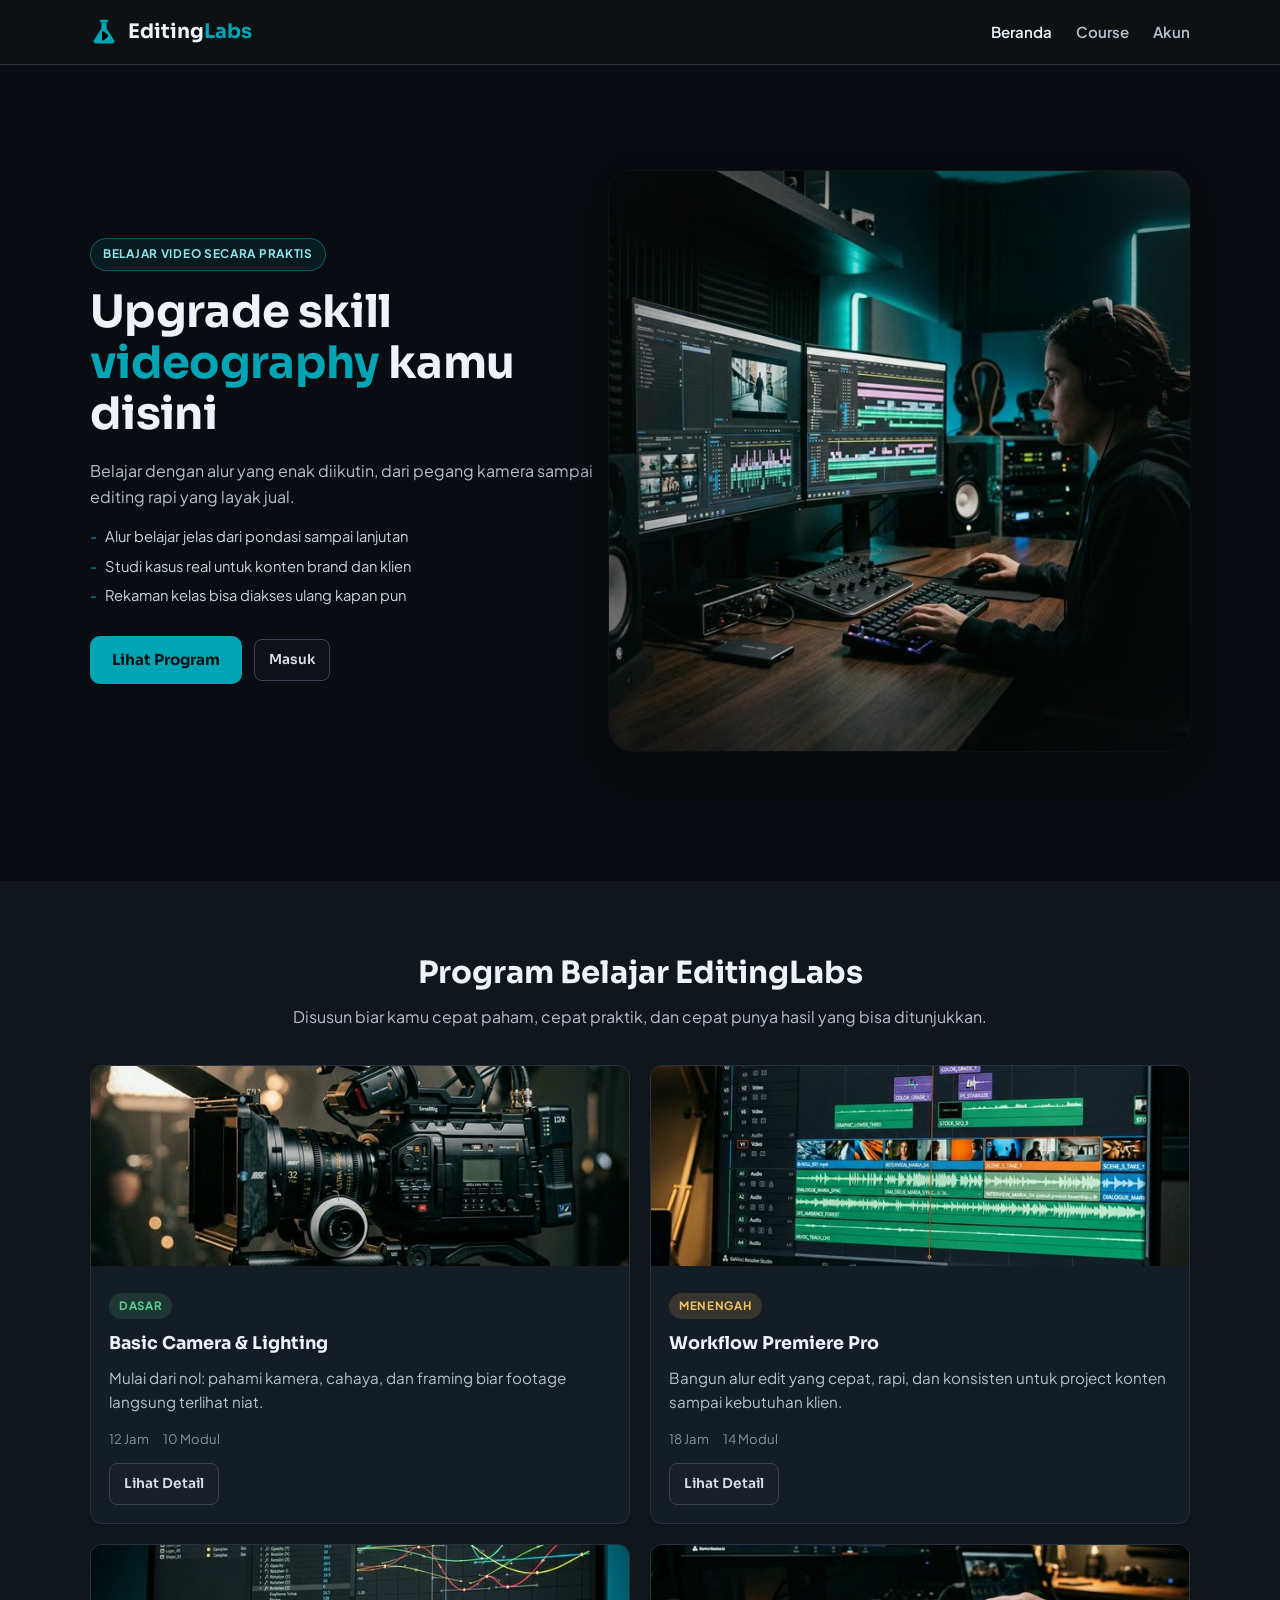
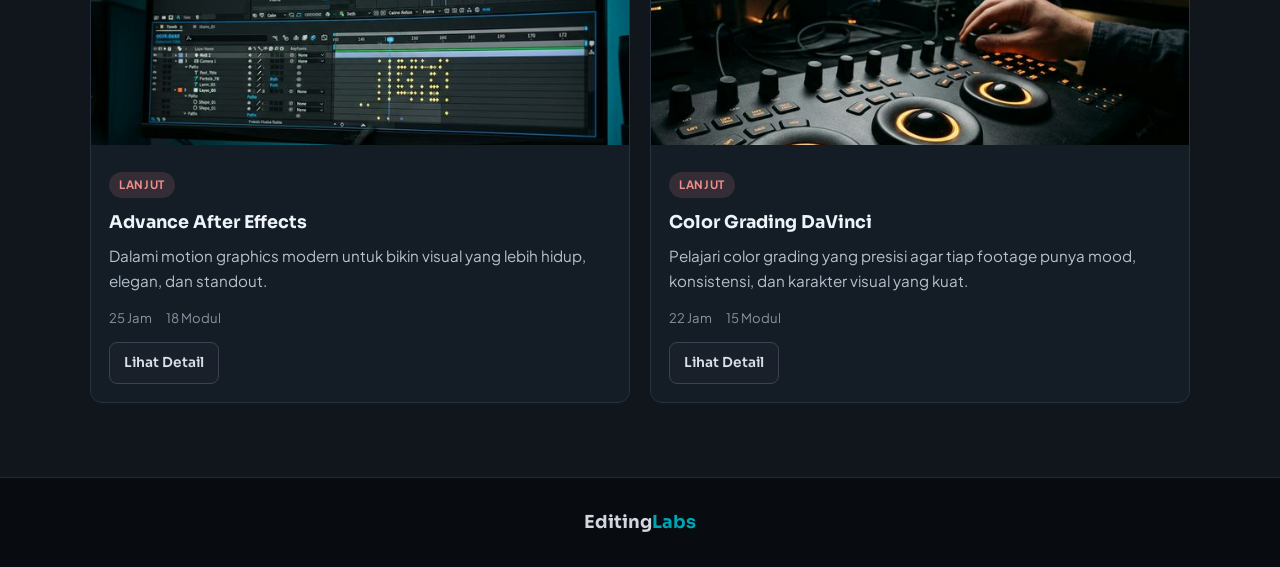
<file: index.html>
<!DOCTYPE html>
<html lang="id">
<head>
    <meta charset="UTF-8">
    <meta name="viewport" content="width=device-width, initial-scale=1.0">
    <title>EditingLabs - Belajar Videografi yang Siap Pakai</title>
    <meta name="description" content="Program belajar videografi dan editing yang praktis, runtut, dan relevan untuk kreator pemula sampai level lanjut.">
    <meta property="og:type" content="website">
    <meta property="og:title" content="EditingLabs - Belajar Videografi yang Siap Pakai">
    <meta property="og:description" content="Program belajar videografi dan editing yang praktis, runtut, dan relevan untuk kreator pemula sampai level lanjut.">
    <meta property="og:image" content="https://editinglabs.id/assets/img/hero-edit.png">
    <meta property="og:url" content="https://editinglabs.id/index.html">
    <meta name="twitter:card" content="summary_large_image">
    <meta name="twitter:title" content="EditingLabs - Belajar Videografi yang Siap Pakai">
    <meta name="twitter:description" content="Program belajar videografi dan editing yang praktis, runtut, dan relevan untuk kreator pemula sampai level lanjut.">
    <meta name="twitter:image" content="https://editinglabs.id/assets/img/hero-edit.png">
    <link rel="preconnect" href="https://fonts.googleapis.com">
    <link rel="preconnect" href="https://fonts.gstatic.com" crossorigin>
    <link href="https://fonts.googleapis.com/css2?family=Plus+Jakarta+Sans:wght@400;500;600;700&family=Sora:wght@600;700;800&display=swap" rel="stylesheet">
    <link rel="stylesheet" href="style.css">
</head>
<body>

    <header class="navbar">
        <div class="container nav-content">
            <a href="#" class="logo">
                <svg class="nav-logo-icon" width="28" height="28" viewBox="0 0 32 32" fill="none" xmlns="http://www.w3.org/2000/svg">
                    <!-- Erlenmeyer Flask Lip -->
                    <rect x="11" y="2" width="10" height="3" rx="1.5" fill="#00A5B5"/>
                    <!-- Flask Body -->
                    <path d="M13 5 H19 V12 L28 26 A3 3 0 0 1 25 29 H7 A3 3 0 0 1 4 26 L13 12 V5 Z" fill="#00A5B5"/>
                    <!-- Play Button Cutout (Rounded) -->
                    <path d="M15 16.5 L19.5 20.5 L15 24.5 Z" fill="#000000" stroke="#000000" stroke-width="2.5" stroke-linejoin="round" />
                </svg>
                <div>Editing<span>Labs</span></div>
            </a>
            <nav>
                <ul class="nav-links">
                    <li><a href="#beranda">Beranda</a></li>
                    <li><a href="#kelas">Course</a></li>
                    <li><a href="auth.html">Akun</a></li>
                </ul>
            </nav>
        </div>
    </header>

    <main>
        <section id="beranda" class="hero">
            <div class="container hero-inner">
                <div class="hero-text">
                    <p class="hero-tag">Belajar Video Secara Praktis</p>
                    <h1>Upgrade skill <span class="accent">videography</span> kamu disini</h1>
                    <p class="hero-desc">Belajar dengan alur yang enak diikutin, dari pegang kamera sampai editing rapi yang layak jual.</p>
                    <ul class="hero-proof">
                        <li>Alur belajar jelas dari pondasi sampai lanjutan</li>
                        <li>Studi kasus real untuk konten brand dan klien</li>
                        <li>Rekaman kelas bisa diakses ulang kapan pun</li>
                    </ul>
                    <div class="hero-actions">
                        <a href="#kelas" class="btn-cta">Lihat Program</a>
                        <a href="auth.html" class="btn-card">Masuk</a>
                    </div>
                </div>
                <div class="hero-image">
                    <img src="assets/img/hero-edit.png" alt="Setup studio editing video profesional" width="640" height="640" fetchpriority="high" decoding="async">
                </div>
            </div>
        </section>

        <section id="kelas" class="kelas-section">
            <div class="container">
                <h2 class="section-title">Program Belajar EditingLabs</h2>
                <p class="section-subtitle">Disusun biar kamu cepat paham, cepat praktik, dan cepat punya hasil yang bisa ditunjukkan.</p>

                <div class="kelas-grid">

                    <article class="kelas-card">
                        <img src="assets/img/course1-edit.png" alt="Basic Camera and Lighting" width="1200" height="800" loading="lazy" decoding="async">
                        <div class="kelas-body">
                            <span class="level level-dasar">Dasar</span>
                            <h3>Basic Camera & Lighting</h3>
                            <p>Mulai dari nol: pahami kamera, cahaya, dan framing biar footage langsung terlihat niat.</p>
                            <div class="kelas-meta">
                                <span>12 Jam</span>
                                <span>10 Modul</span>
                            </div>
                            <a href="course-basic-camera.html" class="btn-card">Lihat Detail</a>
                        </div>
                    </article>

                    <article class="kelas-card">
                        <img src="assets/img/course2-color.png" alt="Adobe Premiere Pro" width="1200" height="800" loading="lazy" decoding="async">
                        <div class="kelas-body">
                            <span class="level level-menengah">Menengah</span>
                            <h3>Workflow Premiere Pro</h3>
                            <p>Bangun alur edit yang cepat, rapi, dan konsisten untuk project konten sampai kebutuhan klien.</p>
                            <div class="kelas-meta">
                                <span>18 Jam</span>
                                <span>14 Modul</span>
                            </div>
                            <a href="course-workflow-premiere.html" class="btn-card">Lihat Detail</a>
                        </div>
                    </article>

                    <article class="kelas-card">
                        <img src="assets/img/course3-motion.png" alt="After Effects Motion Graphics" width="1200" height="800" loading="lazy" decoding="async">
                        <div class="kelas-body">
                            <span class="level level-lanjut">Lanjut</span>
                            <h3>Advance After Effects</h3>
                            <p>Dalami motion graphics modern untuk bikin visual yang lebih hidup, elegan, dan standout.</p>
                            <div class="kelas-meta">
                                <span>25 Jam</span>
                                <span>18 Modul</span>
                            </div>
                            <a href="course-advance-after-effects.html" class="btn-card">Lihat Detail</a>
                        </div>
                    </article>

                    <article class="kelas-card">
                        <img src="assets/img/course4-audio.png" alt="DaVinci Resolve Color Grading" width="1200" height="800" loading="lazy" decoding="async">
                        <div class="kelas-body">
                            <span class="level level-lanjut">Lanjut</span>
                            <h3>Color Grading DaVinci</h3>
                            <p>Pelajari color grading yang presisi agar tiap footage punya mood, konsistensi, dan karakter visual yang kuat.</p>
                            <div class="kelas-meta">
                                <span>22 Jam</span>
                                <span>15 Modul</span>
                            </div>
                            <a href="course-color-davinci.html" class="btn-card">Lihat Detail</a>
                        </div>
                    </article>

                </div>
            </div>
        </section>

    </main>

    <footer class="site-footer">
        <div class="container footer-inner">
            <div class="footer-brand">
                <h4>Editing<span>Labs</span></h4>
            </div>
        </div>
    </footer>

    <script src="app.js"></script>

</body>
</html>
</file>
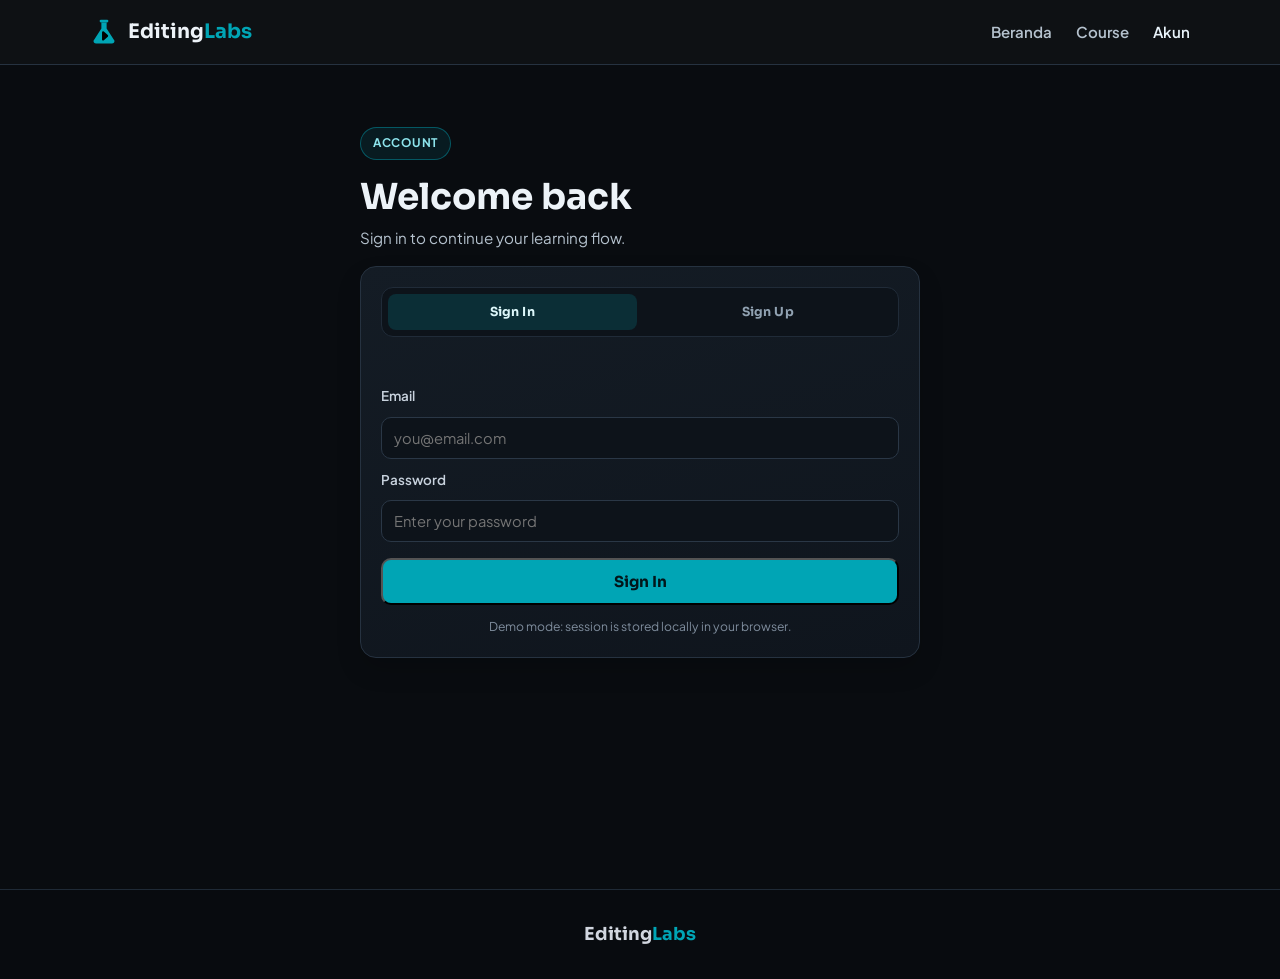
<file: auth.html>
<!DOCTYPE html>
<html lang="id">
<head>
    <meta charset="UTF-8">
    <meta name="viewport" content="width=device-width, initial-scale=1.0">
    <title>Sign In - EditingLabs</title>
    <meta name="description" content="Masuk atau daftar akun EditingLabs untuk melanjutkan kelas videografi dan editing dengan pengalaman yang cepat dan rapi.">
    <meta property="og:type" content="website">
    <meta property="og:title" content="Sign In - EditingLabs">
    <meta property="og:description" content="Masuk atau daftar akun EditingLabs untuk melanjutkan kelas videografi dan editing dengan pengalaman yang cepat dan rapi.">
    <meta property="og:image" content="https://editinglabs.id/assets/img/hero-edit.png">
    <meta property="og:url" content="https://editinglabs.id/auth.html">
    <meta name="twitter:card" content="summary_large_image">
    <meta name="twitter:title" content="Sign In - EditingLabs">
    <meta name="twitter:description" content="Masuk atau daftar akun EditingLabs untuk melanjutkan kelas videografi dan editing dengan pengalaman yang cepat dan rapi.">
    <meta name="twitter:image" content="https://editinglabs.id/assets/img/hero-edit.png">
    <link rel="preconnect" href="https://fonts.googleapis.com">
    <link rel="preconnect" href="https://fonts.gstatic.com" crossorigin>
    <link href="https://fonts.googleapis.com/css2?family=Plus+Jakarta+Sans:wght@400;500;600;700&family=Sora:wght@600;700;800&display=swap" rel="stylesheet">
    <link rel="stylesheet" href="style.css">
</head>
<body>
    <header class="navbar">
        <div class="container nav-content">
            <a href="index.html" class="logo">
                <svg class="nav-logo-icon" width="28" height="28" viewBox="0 0 32 32" fill="none" xmlns="http://www.w3.org/2000/svg">
                    <rect x="11" y="2" width="10" height="3" rx="1.5" fill="#00A5B5"/>
                    <path d="M13 5 H19 V12 L28 26 A3 3 0 0 1 25 29 H7 A3 3 0 0 1 4 26 L13 12 V5 Z" fill="#00A5B5"/>
                    <path d="M15 16.5 L19.5 20.5 L15 24.5 Z" fill="#000000" stroke="#000000" stroke-width="2.5" stroke-linejoin="round" />
                </svg>
                <div>Editing<span>Labs</span></div>
            </a>
            <nav>
                <ul class="nav-links">
                    <li><a href="index.html">Beranda</a></li>
                    <li><a href="index.html#kelas">Course</a></li>
                    <li><a href="auth.html">Akun</a></li>
                </ul>
            </nav>
        </div>
    </header>

    <main class="auth-page">
        <section class="auth-section">
            <div class="container auth-shell">
                <div class="auth-head">
                    <p class="hero-tag">Account</p>
                    <h1 id="auth-heading">Welcome back</h1>
                    <p id="auth-subheading" class="auth-subtitle">Sign in to continue your learning flow.</p>
                </div>

                <div class="auth-card">
                    <div class="auth-toggle" role="tablist" aria-label="Choose authentication mode">
                        <button type="button" id="tab-login" class="auth-tab active" data-mode="login" role="tab" aria-controls="login-form" aria-selected="true">Sign In</button>
                        <button type="button" id="tab-register" class="auth-tab" data-mode="register" role="tab" aria-controls="register-form" aria-selected="false">Sign Up</button>
                    </div>

                    <p id="auth-message" class="auth-message" aria-live="polite"></p>

                    <form id="login-form" class="auth-form" role="tabpanel" aria-labelledby="tab-login" novalidate>
                        <label for="login-email">Email</label>
                        <input id="login-email" name="email" type="email" required autocomplete="email" aria-describedby="auth-message" placeholder="you@email.com">

                        <label for="login-password">Password</label>
                        <input id="login-password" name="password" type="password" required autocomplete="current-password" aria-describedby="auth-message" placeholder="Enter your password">

                        <button class="btn-cta" type="submit">Sign In</button>
                    </form>

                    <form id="register-form" class="auth-form hidden" role="tabpanel" aria-labelledby="tab-register" novalidate>
                        <label for="register-name">Full Name</label>
                        <input id="register-name" name="name" type="text" required autocomplete="name" aria-describedby="auth-message" placeholder="Your name">

                        <label for="register-email">Email</label>
                        <input id="register-email" name="email" type="email" required autocomplete="email" aria-describedby="auth-message" placeholder="you@email.com">

                        <label for="register-password">Password</label>
                        <input id="register-password" name="password" type="password" required autocomplete="new-password" aria-describedby="auth-message" placeholder="At least 6 characters">

                        <button class="btn-cta" type="submit">Create Account</button>
                    </form>

                    <p class="auth-note">Demo mode: session is stored locally in your browser.</p>
                </div>
            </div>
        </section>
    </main>

    <footer class="site-footer">
        <div class="container footer-inner">
            <div class="footer-brand">
                <h4>Editing<span>Labs</span></h4>
            </div>
        </div>
    </footer>

    <script src="app.js"></script>
    <script src="auth.js"></script>
</body>
</html>
</file>
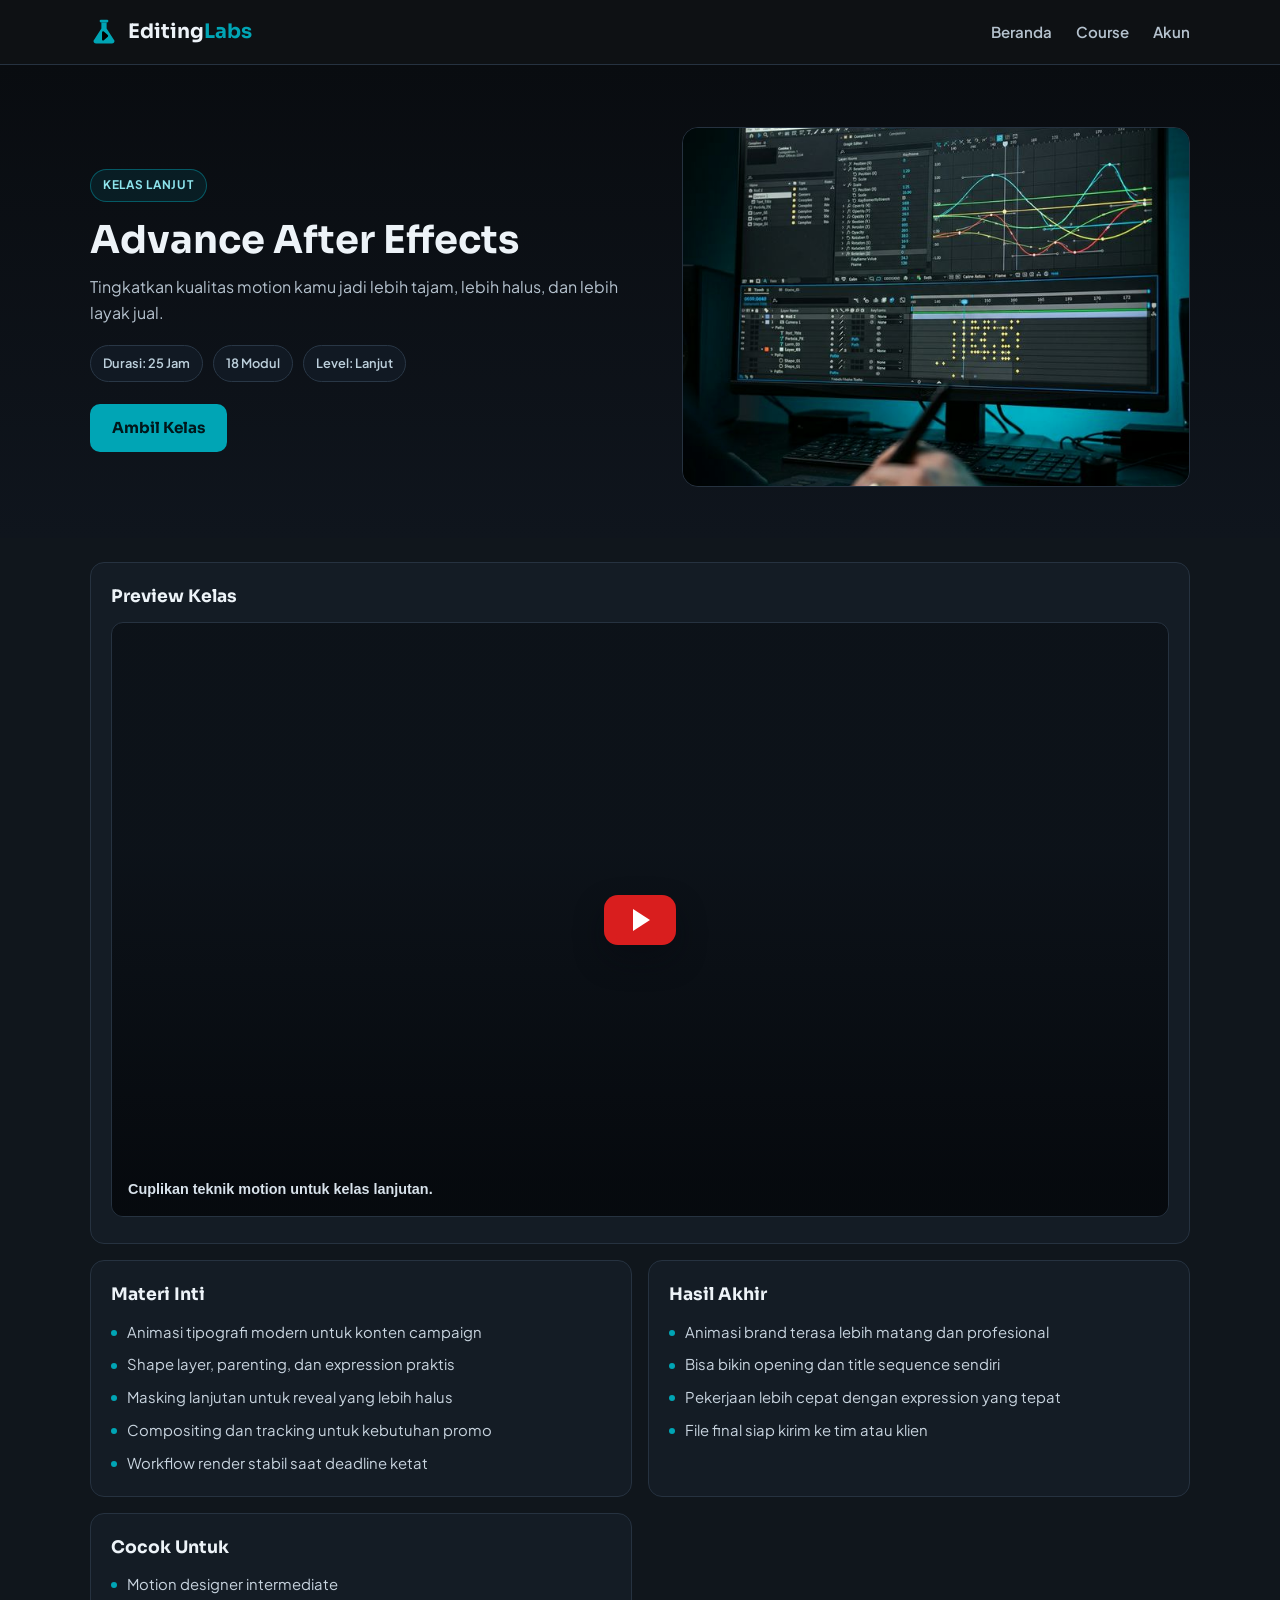
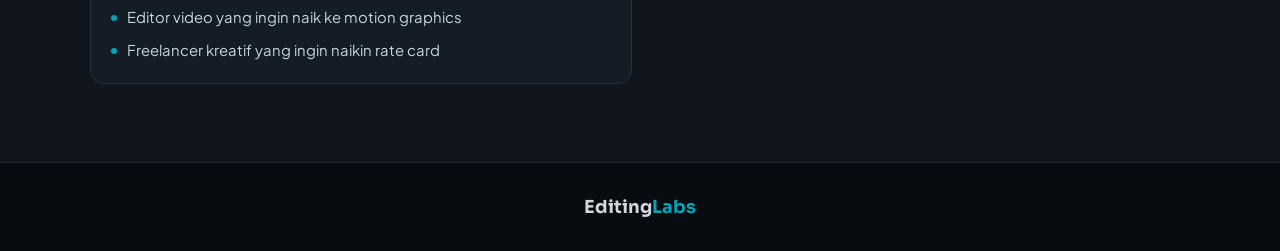
<file: course-advance-after-effects.html>
<!DOCTYPE html>
<html lang="id">
<head>
    <meta charset="UTF-8">
    <meta name="viewport" content="width=device-width, initial-scale=1.0">
    <title>Advance After Effects - EditingLabs</title>
    <meta name="description" content="Tingkatkan skill motion graphics di After Effects dengan materi lanjutan yang fokus pada output profesional.">
    <meta property="og:type" content="website">
    <meta property="og:title" content="Advance After Effects - EditingLabs">
    <meta property="og:description" content="Tingkatkan skill motion graphics di After Effects dengan materi lanjutan yang fokus pada output profesional.">
    <meta property="og:image" content="https://editinglabs.id/assets/img/course3-motion.png">
    <meta property="og:url" content="https://editinglabs.id/course-advance-after-effects.html">
    <meta name="twitter:card" content="summary_large_image">
    <meta name="twitter:title" content="Advance After Effects - EditingLabs">
    <meta name="twitter:description" content="Tingkatkan skill motion graphics di After Effects dengan materi lanjutan yang fokus pada output profesional.">
    <meta name="twitter:image" content="https://editinglabs.id/assets/img/course3-motion.png">
    <link rel="preconnect" href="https://fonts.googleapis.com">
    <link rel="preconnect" href="https://fonts.gstatic.com" crossorigin>
    <link href="https://fonts.googleapis.com/css2?family=Plus+Jakarta+Sans:wght@400;500;600;700&family=Sora:wght@600;700;800&display=swap" rel="stylesheet">
    <link rel="stylesheet" href="style.css">
</head>
<body>
    <header class="navbar">
        <div class="container nav-content">
            <a href="index.html" class="logo">
                <svg class="nav-logo-icon" width="28" height="28" viewBox="0 0 32 32" fill="none" xmlns="http://www.w3.org/2000/svg">
                    <rect x="11" y="2" width="10" height="3" rx="1.5" fill="#00A5B5"/>
                    <path d="M13 5 H19 V12 L28 26 A3 3 0 0 1 25 29 H7 A3 3 0 0 1 4 26 L13 12 V5 Z" fill="#00A5B5"/>
                    <path d="M15 16.5 L19.5 20.5 L15 24.5 Z" fill="#000000" stroke="#000000" stroke-width="2.5" stroke-linejoin="round" />
                </svg>
                <div>Editing<span>Labs</span></div>
            </a>
            <nav>
                <ul class="nav-links">
                    <li><a href="index.html">Beranda</a></li>
                    <li><a href="index.html#kelas">Course</a></li>
                    <li><a href="auth.html">Akun</a></li>
                </ul>
            </nav>
        </div>
    </header>

    <main class="course-page">
        <section class="course-hero">
            <div class="container course-hero-inner">
                <div>
                    <p class="hero-tag">Kelas Lanjut</p>
                    <h1>Advance After Effects</h1>
                    <p class="course-intro">Tingkatkan kualitas motion kamu jadi lebih tajam, lebih halus, dan lebih layak jual.</p>
                    <div class="course-quick-meta">
                        <span>Durasi: 25 Jam</span>
                        <span>18 Modul</span>
                        <span>Level: Lanjut</span>
                    </div>
                    <div class="course-cta-row">
                        <a class="btn-cta" href="auth.html">Ambil Kelas</a>
                    </div>
                </div>
                <div class="course-hero-image">
                    <img src="assets/img/course3-motion.png" alt="Advance After Effects" width="1200" height="800" decoding="async">
                </div>
            </div>
        </section>

        <section class="course-content">
            <div class="container course-grid">
                <article class="course-block course-preview-block">
                    <h2>Preview Kelas</h2>
                    <button class="video-preview" type="button" data-yt-id="jFbRZZmMW7c" data-yt-title="Preview Advance After Effects">
                        <span class="video-preview-caption">Cuplikan teknik motion untuk kelas lanjutan.</span>
                        <span class="video-preview-trigger" aria-hidden="true"></span>
                    </button>
                </article>

                <article class="course-block">
                    <h2>Materi Inti</h2>
                    <ul class="detail-list">
                        <li>Animasi tipografi modern untuk konten campaign</li>
                        <li>Shape layer, parenting, dan expression praktis</li>
                        <li>Masking lanjutan untuk reveal yang lebih halus</li>
                        <li>Compositing dan tracking untuk kebutuhan promo</li>
                        <li>Workflow render stabil saat deadline ketat</li>
                    </ul>
                </article>
                <article class="course-block">
                    <h2>Hasil Akhir</h2>
                    <ul class="detail-list">
                        <li>Animasi brand terasa lebih matang dan profesional</li>
                        <li>Bisa bikin opening dan title sequence sendiri</li>
                        <li>Pekerjaan lebih cepat dengan expression yang tepat</li>
                        <li>File final siap kirim ke tim atau klien</li>
                    </ul>
                </article>
                <article class="course-block">
                    <h2>Cocok Untuk</h2>
                    <ul class="detail-list">
                        <li>Motion designer intermediate</li>
                        <li>Editor video yang ingin naik ke motion graphics</li>
                        <li>Freelancer kreatif yang ingin naikin rate card</li>
                    </ul>
                </article>
            </div>
        </section>
    </main>

    <footer class="site-footer">
        <div class="container footer-inner">
            <div class="footer-brand">
                <h4>Editing<span>Labs</span></h4>
            </div>
        </div>
    </footer>

    <script src="app.js"></script>
</body>
</html>
</file>
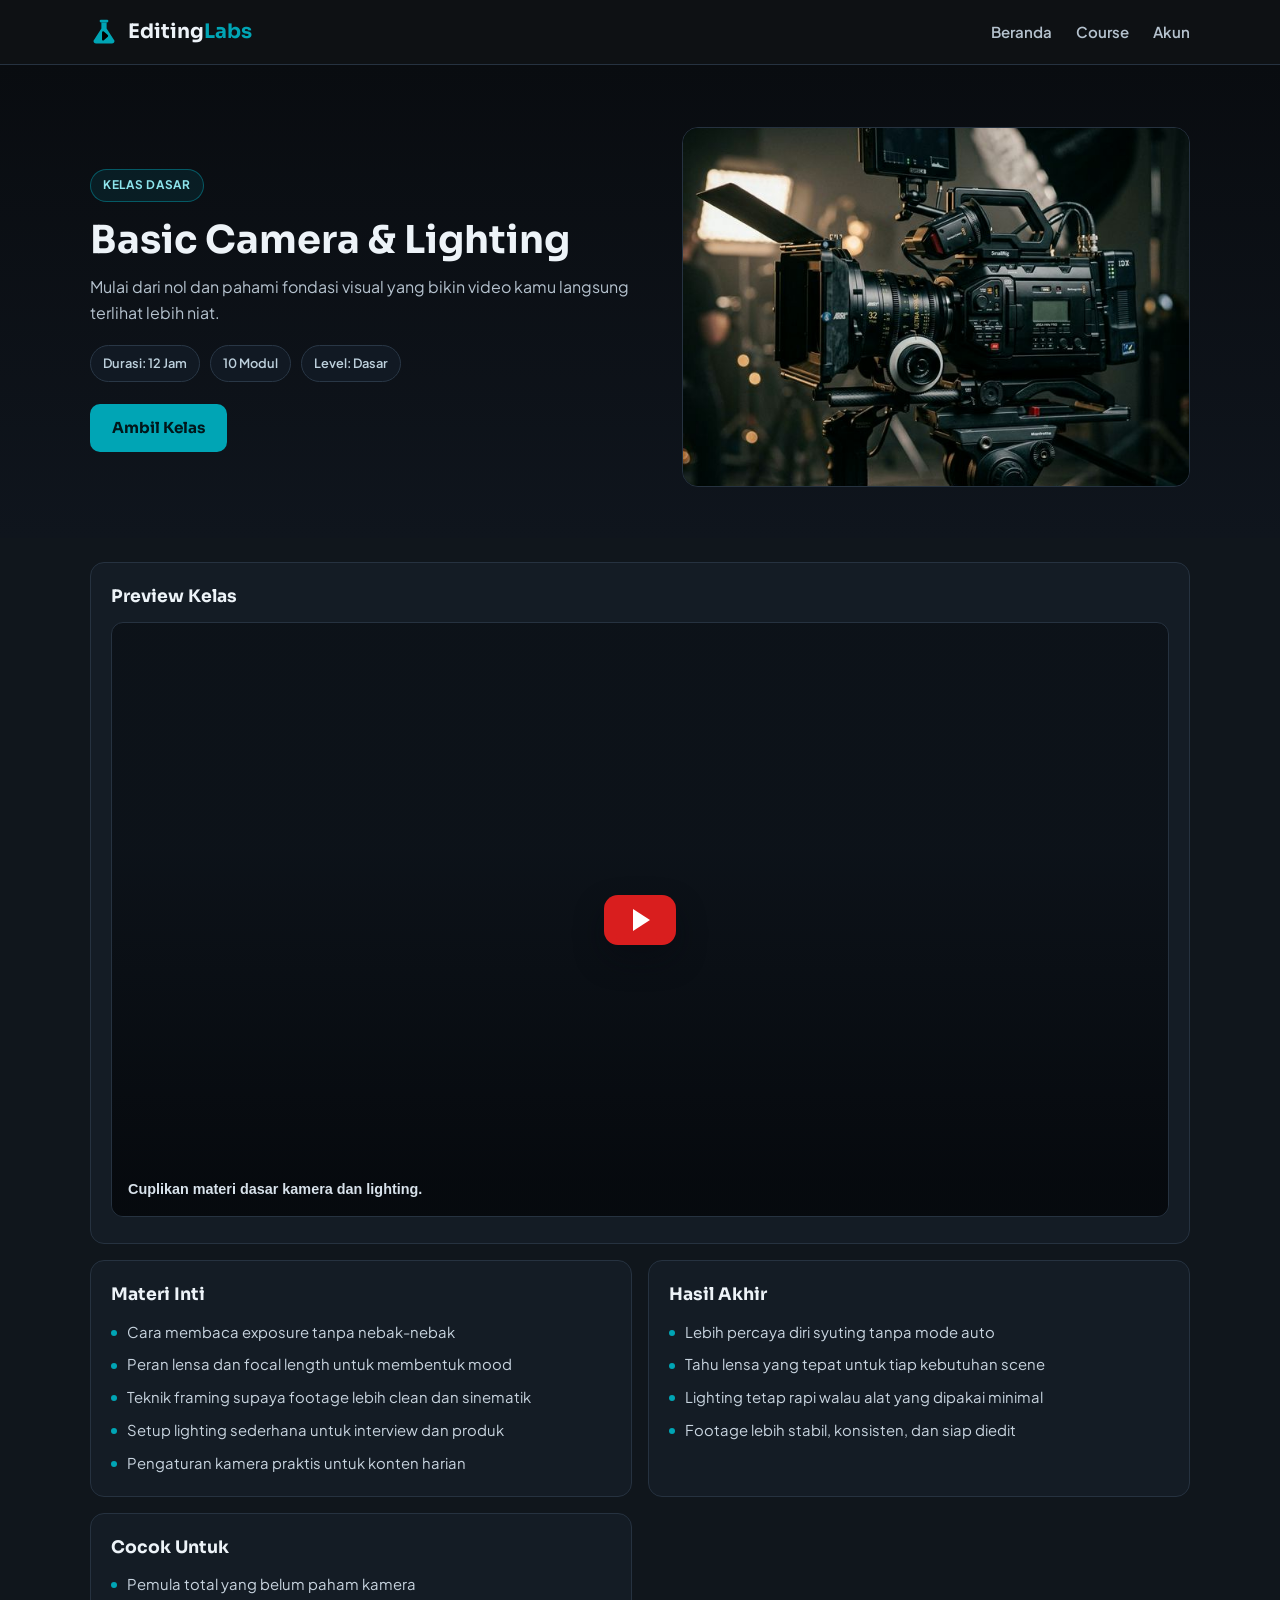
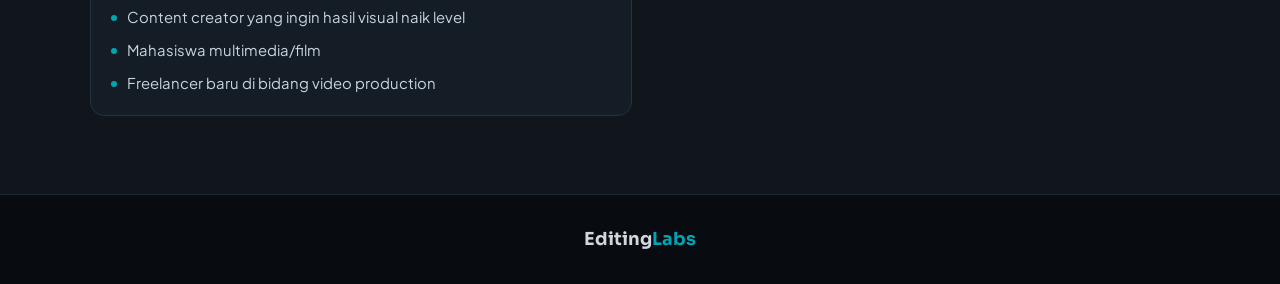
<file: course-basic-camera.html>
<!DOCTYPE html>
<html lang="id">
<head>
    <meta charset="UTF-8">
    <meta name="viewport" content="width=device-width, initial-scale=1.0">
    <title>Basic Camera & Lighting - EditingLabs</title>
    <meta name="description" content="Pelajari dasar kamera dan lighting dari nol dengan latihan praktis agar footage kamu lebih rapi dan sinematik.">
    <meta property="og:type" content="website">
    <meta property="og:title" content="Basic Camera & Lighting - EditingLabs">
    <meta property="og:description" content="Pelajari dasar kamera dan lighting dari nol dengan latihan praktis agar footage kamu lebih rapi dan sinematik.">
    <meta property="og:image" content="https://editinglabs.id/assets/img/course1-edit.png">
    <meta property="og:url" content="https://editinglabs.id/course-basic-camera.html">
    <meta name="twitter:card" content="summary_large_image">
    <meta name="twitter:title" content="Basic Camera & Lighting - EditingLabs">
    <meta name="twitter:description" content="Pelajari dasar kamera dan lighting dari nol dengan latihan praktis agar footage kamu lebih rapi dan sinematik.">
    <meta name="twitter:image" content="https://editinglabs.id/assets/img/course1-edit.png">
    <link rel="preconnect" href="https://fonts.googleapis.com">
    <link rel="preconnect" href="https://fonts.gstatic.com" crossorigin>
    <link href="https://fonts.googleapis.com/css2?family=Plus+Jakarta+Sans:wght@400;500;600;700&family=Sora:wght@600;700;800&display=swap" rel="stylesheet">
    <link rel="stylesheet" href="style.css">
</head>
<body>
    <header class="navbar">
        <div class="container nav-content">
            <a href="index.html" class="logo">
                <svg class="nav-logo-icon" width="28" height="28" viewBox="0 0 32 32" fill="none" xmlns="http://www.w3.org/2000/svg">
                    <rect x="11" y="2" width="10" height="3" rx="1.5" fill="#00A5B5"/>
                    <path d="M13 5 H19 V12 L28 26 A3 3 0 0 1 25 29 H7 A3 3 0 0 1 4 26 L13 12 V5 Z" fill="#00A5B5"/>
                    <path d="M15 16.5 L19.5 20.5 L15 24.5 Z" fill="#000000" stroke="#000000" stroke-width="2.5" stroke-linejoin="round" />
                </svg>
                <div>Editing<span>Labs</span></div>
            </a>
            <nav>
                <ul class="nav-links">
                    <li><a href="index.html">Beranda</a></li>
                    <li><a href="index.html#kelas">Course</a></li>
                    <li><a href="auth.html">Akun</a></li>
                </ul>
            </nav>
        </div>
    </header>

    <main class="course-page">
        <section class="course-hero">
            <div class="container course-hero-inner">
                <div>
                    <p class="hero-tag">Kelas Dasar</p>
                    <h1>Basic Camera & Lighting</h1>
                    <p class="course-intro">Mulai dari nol dan pahami fondasi visual yang bikin video kamu langsung terlihat lebih niat.</p>
                    <div class="course-quick-meta">
                        <span>Durasi: 12 Jam</span>
                        <span>10 Modul</span>
                        <span>Level: Dasar</span>
                    </div>
                    <div class="course-cta-row">
                        <a class="btn-cta" href="auth.html">Ambil Kelas</a>
                    </div>
                </div>
                <div class="course-hero-image">
                    <img src="assets/img/course1-edit.png" alt="Basic Camera and Lighting" width="1200" height="800" decoding="async">
                </div>
            </div>
        </section>

        <section class="course-content">
            <div class="container course-grid">
                <article class="course-block course-preview-block">
                    <h2>Preview Kelas</h2>
                    <button class="video-preview" type="button" data-yt-id="ixRKeQMa7Nc" data-yt-title="Preview Basic Camera and Lighting">
                        <span class="video-preview-caption">Cuplikan materi dasar kamera dan lighting.</span>
                        <span class="video-preview-trigger" aria-hidden="true"></span>
                    </button>
                </article>

                <article class="course-block">
                    <h2>Materi Inti</h2>
                    <ul class="detail-list">
                        <li>Cara membaca exposure tanpa nebak-nebak</li>
                        <li>Peran lensa dan focal length untuk membentuk mood</li>
                        <li>Teknik framing supaya footage lebih clean dan sinematik</li>
                        <li>Setup lighting sederhana untuk interview dan produk</li>
                        <li>Pengaturan kamera praktis untuk konten harian</li>
                    </ul>
                </article>
                <article class="course-block">
                    <h2>Hasil Akhir</h2>
                    <ul class="detail-list">
                        <li>Lebih percaya diri syuting tanpa mode auto</li>
                        <li>Tahu lensa yang tepat untuk tiap kebutuhan scene</li>
                        <li>Lighting tetap rapi walau alat yang dipakai minimal</li>
                        <li>Footage lebih stabil, konsisten, dan siap diedit</li>
                    </ul>
                </article>
                <article class="course-block">
                    <h2>Cocok Untuk</h2>
                    <ul class="detail-list">
                        <li>Pemula total yang belum paham kamera</li>
                        <li>Content creator yang ingin hasil visual naik level</li>
                        <li>Mahasiswa multimedia/film</li>
                        <li>Freelancer baru di bidang video production</li>
                    </ul>
                </article>
            </div>
        </section>
    </main>

    <footer class="site-footer">
        <div class="container footer-inner">
            <div class="footer-brand">
                <h4>Editing<span>Labs</span></h4>
            </div>
        </div>
    </footer>

    <script src="app.js"></script>
</body>
</html>
</file>
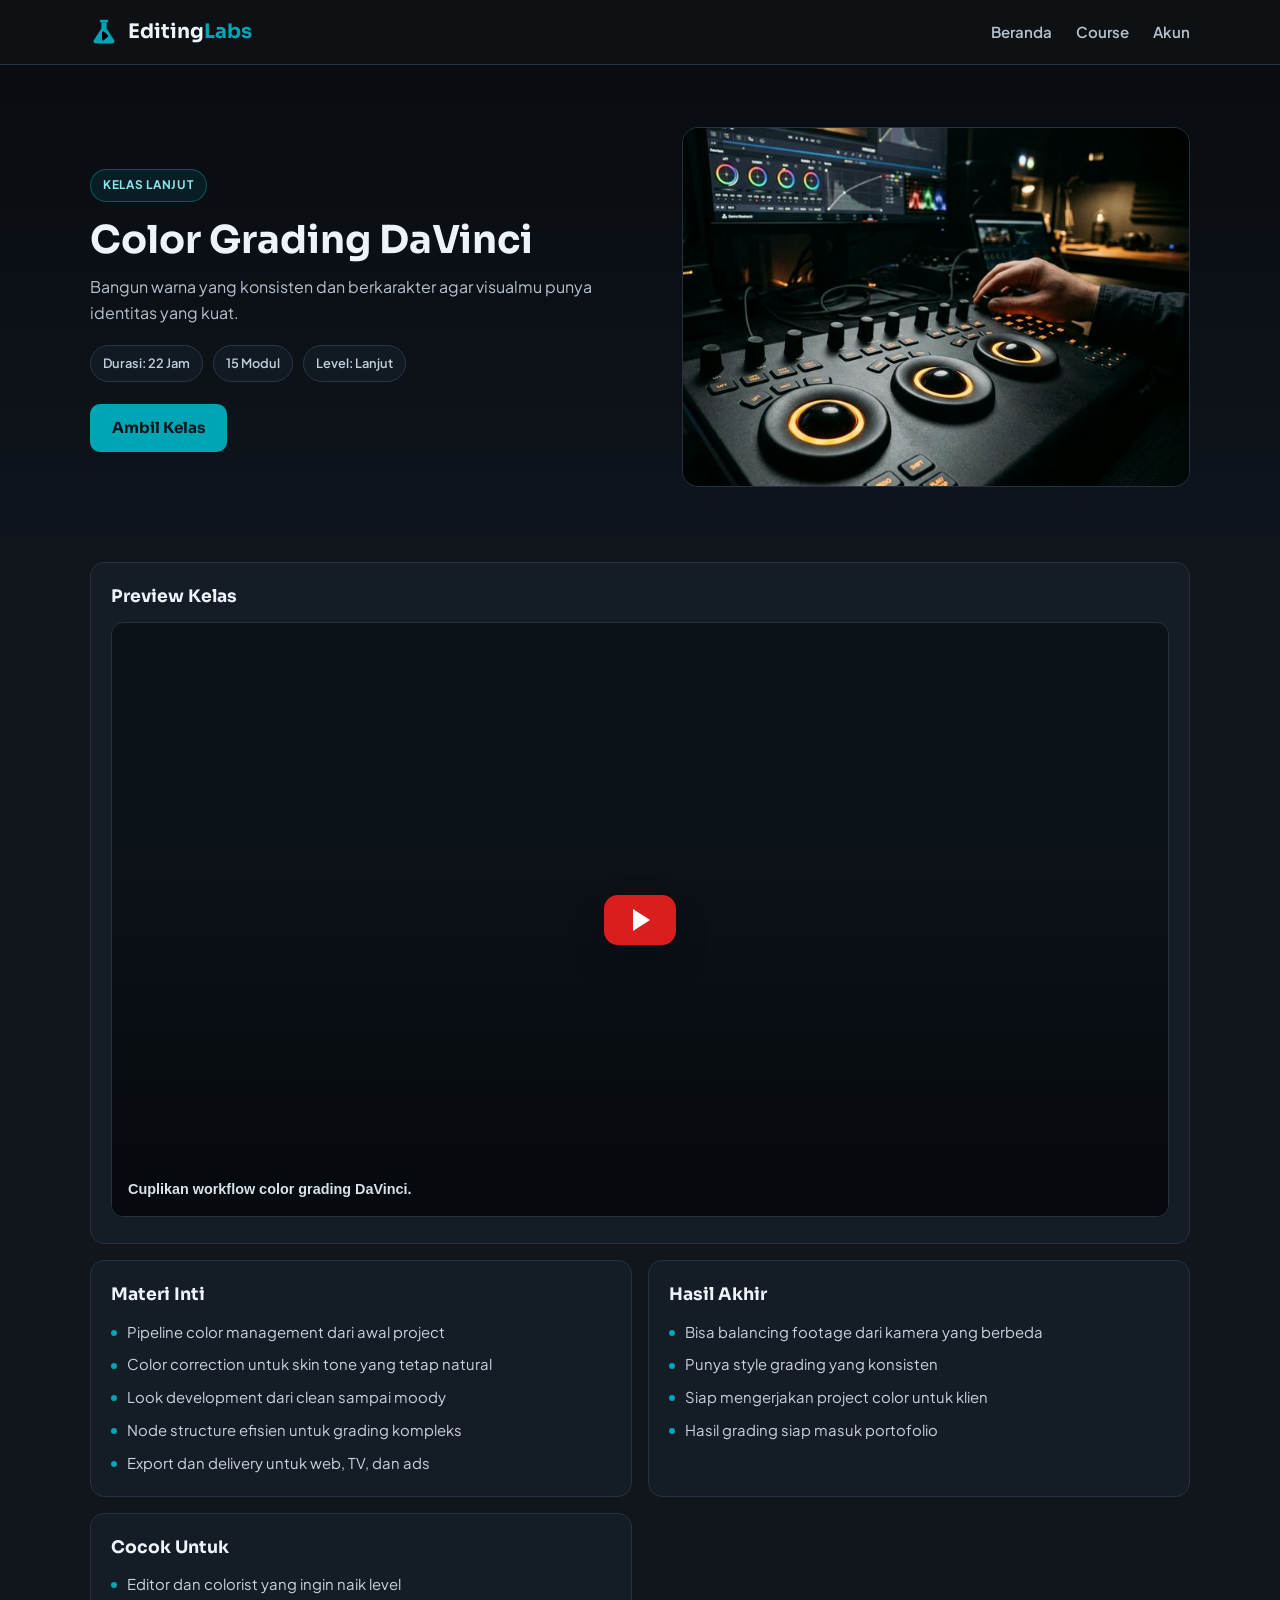
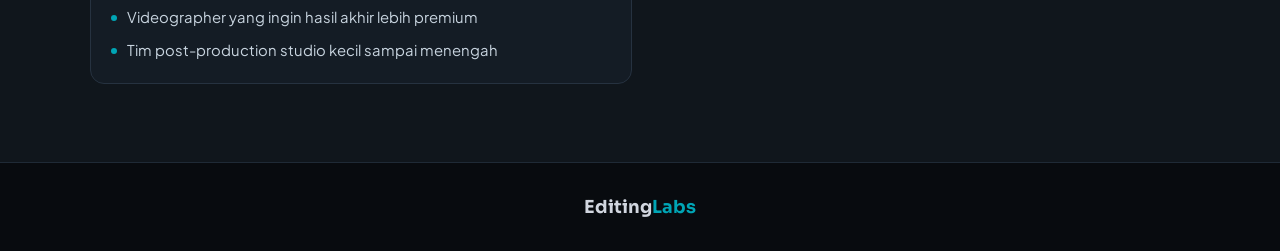
<file: course-color-davinci.html>
<!DOCTYPE html>
<html lang="id">
<head>
    <meta charset="UTF-8">
    <meta name="viewport" content="width=device-width, initial-scale=1.0">
    <title>Color Grading DaVinci - EditingLabs</title>
    <meta name="description" content="Dalami color grading DaVinci Resolve untuk hasil visual yang konsisten, cinematic, dan punya karakter.">
    <meta property="og:type" content="website">
    <meta property="og:title" content="Color Grading DaVinci - EditingLabs">
    <meta property="og:description" content="Dalami color grading DaVinci Resolve untuk hasil visual yang konsisten, cinematic, dan punya karakter.">
    <meta property="og:image" content="https://editinglabs.id/assets/img/course4-audio.png">
    <meta property="og:url" content="https://editinglabs.id/course-color-davinci.html">
    <meta name="twitter:card" content="summary_large_image">
    <meta name="twitter:title" content="Color Grading DaVinci - EditingLabs">
    <meta name="twitter:description" content="Dalami color grading DaVinci Resolve untuk hasil visual yang konsisten, cinematic, dan punya karakter.">
    <meta name="twitter:image" content="https://editinglabs.id/assets/img/course4-audio.png">
    <link rel="preconnect" href="https://fonts.googleapis.com">
    <link rel="preconnect" href="https://fonts.gstatic.com" crossorigin>
    <link href="https://fonts.googleapis.com/css2?family=Plus+Jakarta+Sans:wght@400;500;600;700&family=Sora:wght@600;700;800&display=swap" rel="stylesheet">
    <link rel="stylesheet" href="style.css">
</head>
<body>
    <header class="navbar">
        <div class="container nav-content">
            <a href="index.html" class="logo">
                <svg class="nav-logo-icon" width="28" height="28" viewBox="0 0 32 32" fill="none" xmlns="http://www.w3.org/2000/svg">
                    <rect x="11" y="2" width="10" height="3" rx="1.5" fill="#00A5B5"/>
                    <path d="M13 5 H19 V12 L28 26 A3 3 0 0 1 25 29 H7 A3 3 0 0 1 4 26 L13 12 V5 Z" fill="#00A5B5"/>
                    <path d="M15 16.5 L19.5 20.5 L15 24.5 Z" fill="#000000" stroke="#000000" stroke-width="2.5" stroke-linejoin="round" />
                </svg>
                <div>Editing<span>Labs</span></div>
            </a>
            <nav>
                <ul class="nav-links">
                    <li><a href="index.html">Beranda</a></li>
                    <li><a href="index.html#kelas">Course</a></li>
                    <li><a href="auth.html">Akun</a></li>
                </ul>
            </nav>
        </div>
    </header>

    <main class="course-page">
        <section class="course-hero">
            <div class="container course-hero-inner">
                <div>
                    <p class="hero-tag">Kelas Lanjut</p>
                    <h1>Color Grading DaVinci</h1>
                    <p class="course-intro">Bangun warna yang konsisten dan berkarakter agar visualmu punya identitas yang kuat.</p>
                    <div class="course-quick-meta">
                        <span>Durasi: 22 Jam</span>
                        <span>15 Modul</span>
                        <span>Level: Lanjut</span>
                    </div>
                    <div class="course-cta-row">
                        <a class="btn-cta" href="auth.html">Ambil Kelas</a>
                    </div>
                </div>
                <div class="course-hero-image">
                    <img src="assets/img/course4-audio.png" alt="Color Grading DaVinci" width="1200" height="800" decoding="async">
                </div>
            </div>
        </section>

        <section class="course-content">
            <div class="container course-grid">
                <article class="course-block course-preview-block">
                    <h2>Preview Kelas</h2>
                    <button class="video-preview" type="button" data-yt-id="hmtQbL7AA0I" data-yt-title="Preview Color Grading DaVinci">
                        <span class="video-preview-caption">Cuplikan workflow color grading DaVinci.</span>
                        <span class="video-preview-trigger" aria-hidden="true"></span>
                    </button>
                </article>

                <article class="course-block">
                    <h2>Materi Inti</h2>
                    <ul class="detail-list">
                        <li>Pipeline color management dari awal project</li>
                        <li>Color correction untuk skin tone yang tetap natural</li>
                        <li>Look development dari clean sampai moody</li>
                        <li>Node structure efisien untuk grading kompleks</li>
                        <li>Export dan delivery untuk web, TV, dan ads</li>
                    </ul>
                </article>
                <article class="course-block">
                    <h2>Hasil Akhir</h2>
                    <ul class="detail-list">
                        <li>Bisa balancing footage dari kamera yang berbeda</li>
                        <li>Punya style grading yang konsisten</li>
                        <li>Siap mengerjakan project color untuk klien</li>
                        <li>Hasil grading siap masuk portofolio</li>
                    </ul>
                </article>
                <article class="course-block">
                    <h2>Cocok Untuk</h2>
                    <ul class="detail-list">
                        <li>Editor dan colorist yang ingin naik level</li>
                        <li>Videographer yang ingin hasil akhir lebih premium</li>
                        <li>Tim post-production studio kecil sampai menengah</li>
                    </ul>
                </article>
            </div>
        </section>
    </main>

    <footer class="site-footer">
        <div class="container footer-inner">
            <div class="footer-brand">
                <h4>Editing<span>Labs</span></h4>
            </div>
        </div>
    </footer>

    <script src="app.js"></script>
</body>
</html>
</file>
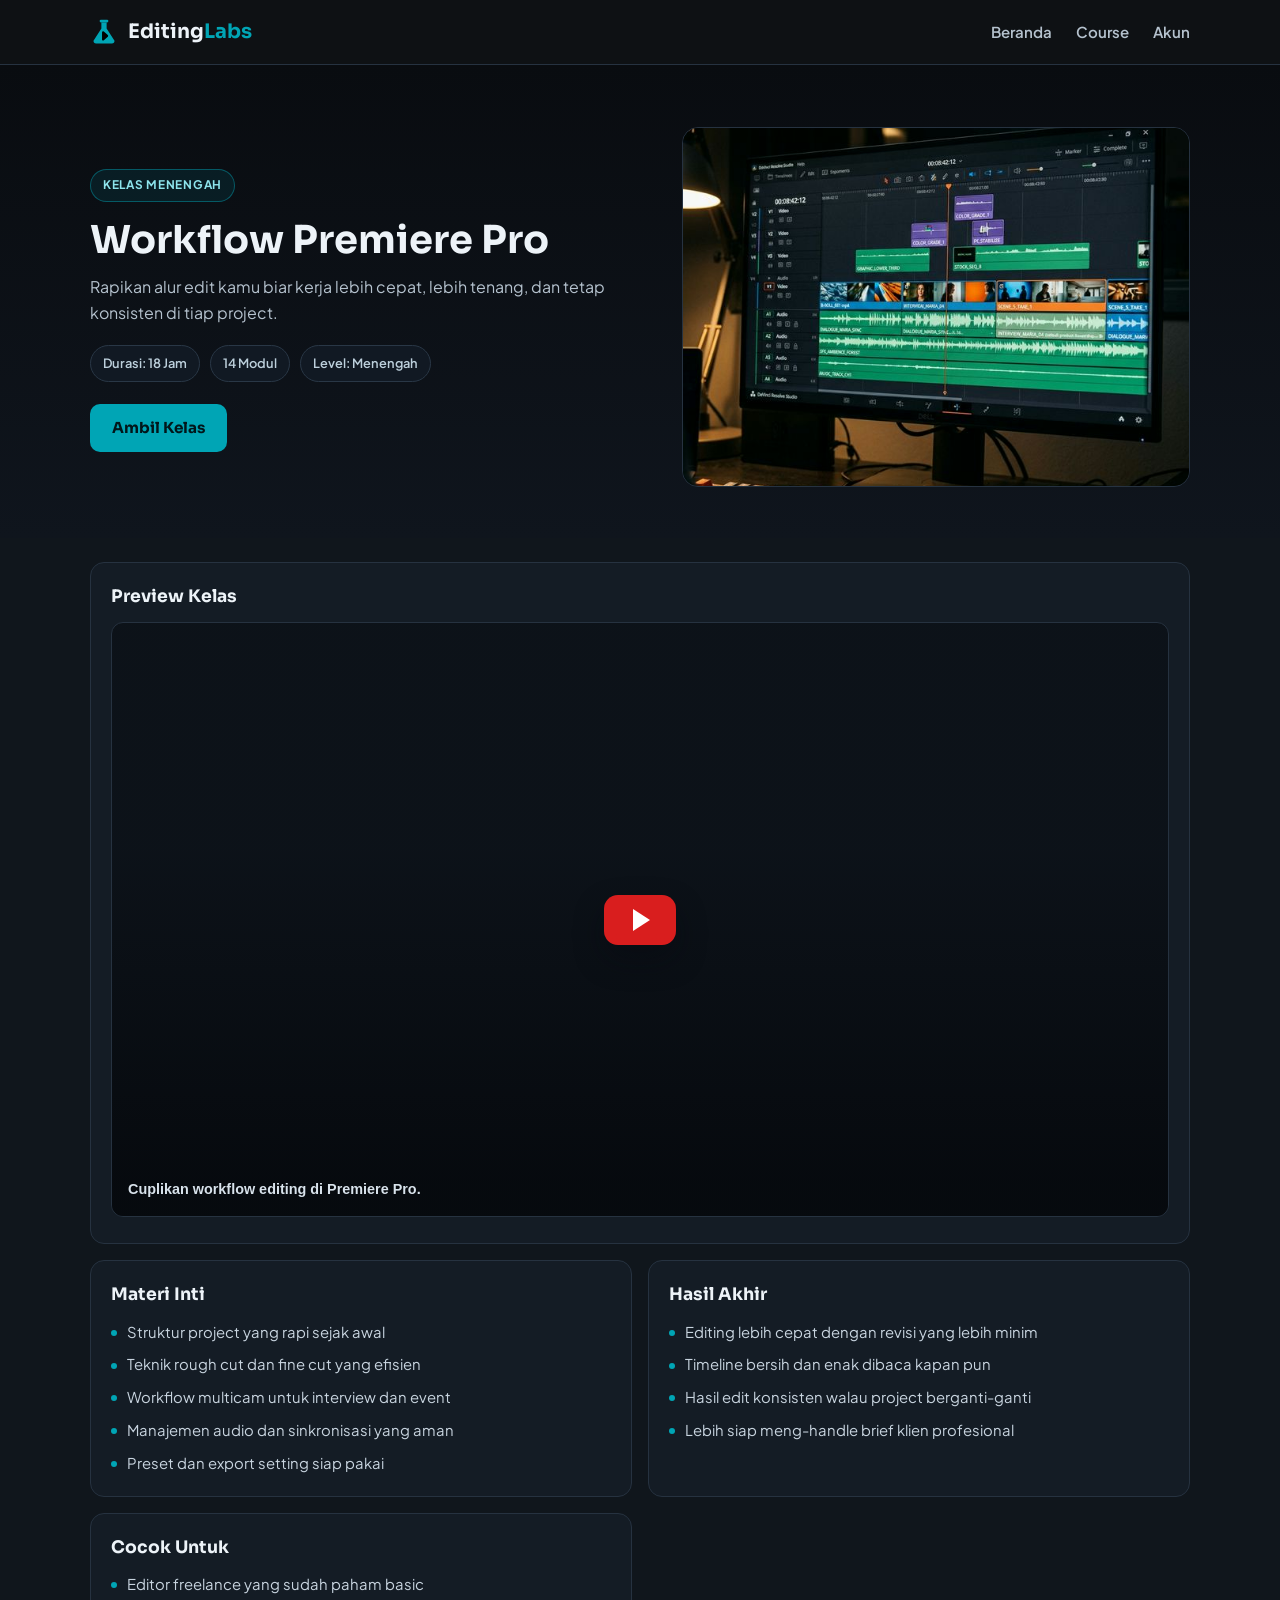
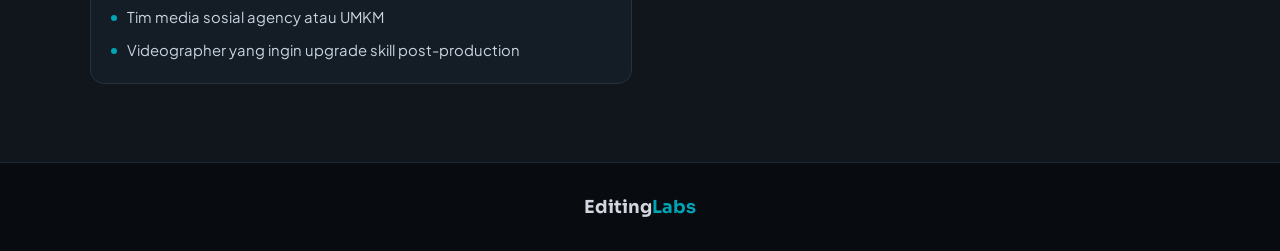
<file: course-workflow-premiere.html>
<!DOCTYPE html>
<html lang="id">
<head>
    <meta charset="UTF-8">
    <meta name="viewport" content="width=device-width, initial-scale=1.0">
    <title>Workflow Premiere Pro - EditingLabs</title>
    <meta name="description" content="Rapikan workflow edit di Premiere Pro agar proses kerja lebih cepat, stabil, dan minim revisi di project nyata.">
    <meta property="og:type" content="website">
    <meta property="og:title" content="Workflow Premiere Pro - EditingLabs">
    <meta property="og:description" content="Rapikan workflow edit di Premiere Pro agar proses kerja lebih cepat, stabil, dan minim revisi di project nyata.">
    <meta property="og:image" content="https://editinglabs.id/assets/img/course2-color.png">
    <meta property="og:url" content="https://editinglabs.id/course-workflow-premiere.html">
    <meta name="twitter:card" content="summary_large_image">
    <meta name="twitter:title" content="Workflow Premiere Pro - EditingLabs">
    <meta name="twitter:description" content="Rapikan workflow edit di Premiere Pro agar proses kerja lebih cepat, stabil, dan minim revisi di project nyata.">
    <meta name="twitter:image" content="https://editinglabs.id/assets/img/course2-color.png">
    <link rel="preconnect" href="https://fonts.googleapis.com">
    <link rel="preconnect" href="https://fonts.gstatic.com" crossorigin>
    <link href="https://fonts.googleapis.com/css2?family=Plus+Jakarta+Sans:wght@400;500;600;700&family=Sora:wght@600;700;800&display=swap" rel="stylesheet">
    <link rel="stylesheet" href="style.css">
</head>
<body>
    <header class="navbar">
        <div class="container nav-content">
            <a href="index.html" class="logo">
                <svg class="nav-logo-icon" width="28" height="28" viewBox="0 0 32 32" fill="none" xmlns="http://www.w3.org/2000/svg">
                    <rect x="11" y="2" width="10" height="3" rx="1.5" fill="#00A5B5"/>
                    <path d="M13 5 H19 V12 L28 26 A3 3 0 0 1 25 29 H7 A3 3 0 0 1 4 26 L13 12 V5 Z" fill="#00A5B5"/>
                    <path d="M15 16.5 L19.5 20.5 L15 24.5 Z" fill="#000000" stroke="#000000" stroke-width="2.5" stroke-linejoin="round" />
                </svg>
                <div>Editing<span>Labs</span></div>
            </a>
            <nav>
                <ul class="nav-links">
                    <li><a href="index.html">Beranda</a></li>
                    <li><a href="index.html#kelas">Course</a></li>
                    <li><a href="auth.html">Akun</a></li>
                </ul>
            </nav>
        </div>
    </header>

    <main class="course-page">
        <section class="course-hero">
            <div class="container course-hero-inner">
                <div>
                    <p class="hero-tag">Kelas Menengah</p>
                    <h1>Workflow Premiere Pro</h1>
                    <p class="course-intro">Rapikan alur edit kamu biar kerja lebih cepat, lebih tenang, dan tetap konsisten di tiap project.</p>
                    <div class="course-quick-meta">
                        <span>Durasi: 18 Jam</span>
                        <span>14 Modul</span>
                        <span>Level: Menengah</span>
                    </div>
                    <div class="course-cta-row">
                        <a class="btn-cta" href="auth.html">Ambil Kelas</a>
                    </div>
                </div>
                <div class="course-hero-image">
                    <img src="assets/img/course2-color.png" alt="Workflow Premiere Pro" width="1200" height="800" decoding="async">
                </div>
            </div>
        </section>

        <section class="course-content">
            <div class="container course-grid">
                <article class="course-block course-preview-block">
                    <h2>Preview Kelas</h2>
                    <button class="video-preview" type="button" data-yt-id="9x-SSkUfBOg" data-yt-title="Preview Workflow Premiere Pro">
                        <span class="video-preview-caption">Cuplikan workflow editing di Premiere Pro.</span>
                        <span class="video-preview-trigger" aria-hidden="true"></span>
                    </button>
                </article>

                <article class="course-block">
                    <h2>Materi Inti</h2>
                    <ul class="detail-list">
                        <li>Struktur project yang rapi sejak awal</li>
                        <li>Teknik rough cut dan fine cut yang efisien</li>
                        <li>Workflow multicam untuk interview dan event</li>
                        <li>Manajemen audio dan sinkronisasi yang aman</li>
                        <li>Preset dan export setting siap pakai</li>
                    </ul>
                </article>
                <article class="course-block">
                    <h2>Hasil Akhir</h2>
                    <ul class="detail-list">
                        <li>Editing lebih cepat dengan revisi yang lebih minim</li>
                        <li>Timeline bersih dan enak dibaca kapan pun</li>
                        <li>Hasil edit konsisten walau project berganti-ganti</li>
                        <li>Lebih siap meng-handle brief klien profesional</li>
                    </ul>
                </article>
                <article class="course-block">
                    <h2>Cocok Untuk</h2>
                    <ul class="detail-list">
                        <li>Editor freelance yang sudah paham basic</li>
                        <li>Tim media sosial agency atau UMKM</li>
                        <li>Videographer yang ingin upgrade skill post-production</li>
                    </ul>
                </article>
            </div>
        </section>
    </main>

    <footer class="site-footer">
        <div class="container footer-inner">
            <div class="footer-brand">
                <h4>Editing<span>Labs</span></h4>
            </div>
        </div>
    </footer>

    <script src="app.js"></script>
</body>
</html>
</file>
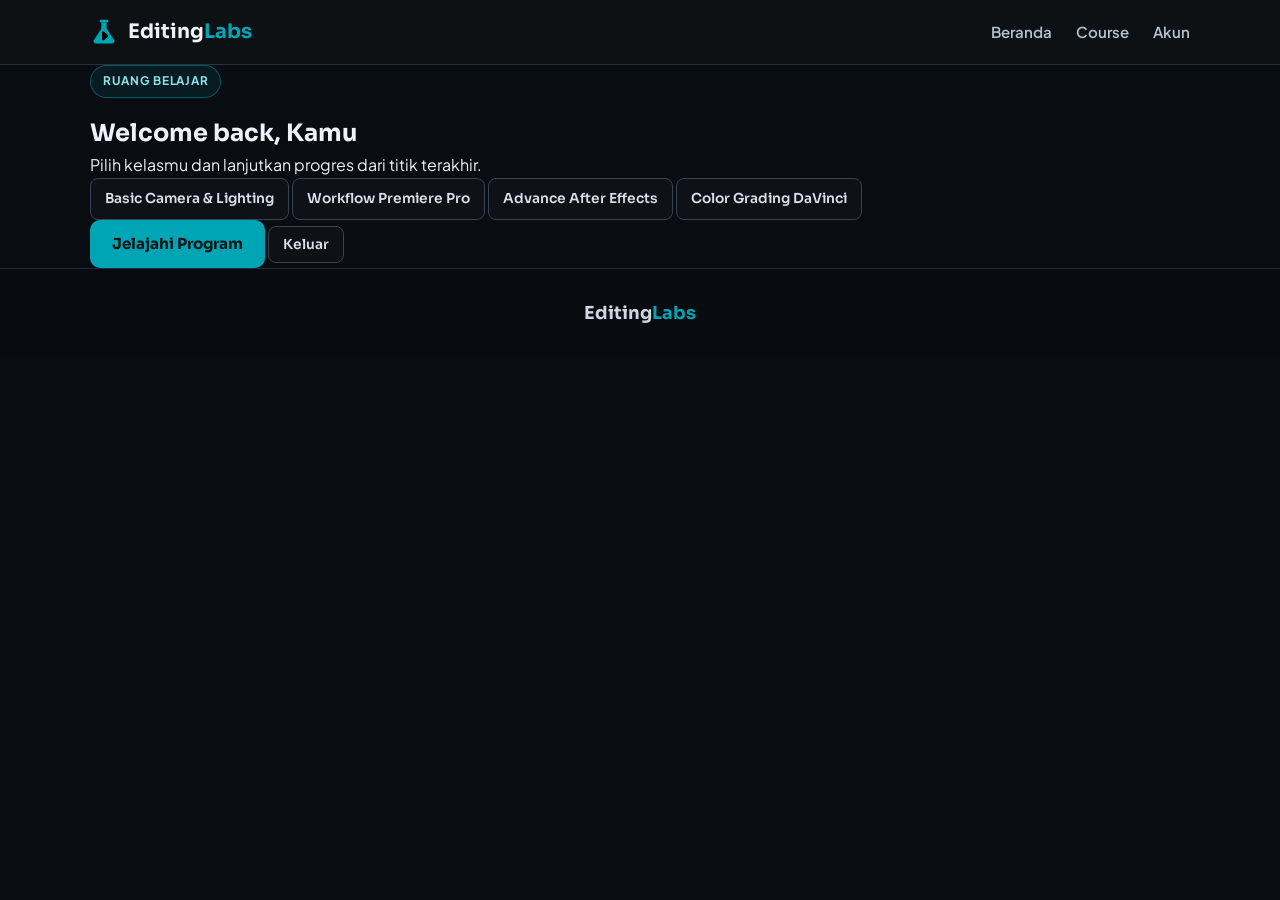
<file: member-area.html>
<!DOCTYPE html>
<html lang="id">
<head>
    <meta charset="UTF-8">
    <meta name="viewport" content="width=device-width, initial-scale=1.0">
    <title>Ruang Belajar - EditingLabs</title>
    <meta name="description" content="Lanjutkan progres belajar kamu di ruang EditingLabs, akses course pilihan dan materi yang sudah kamu mulai.">
    <meta property="og:type" content="website">
    <meta property="og:title" content="Ruang Belajar - EditingLabs">
    <meta property="og:description" content="Lanjutkan progres belajar kamu di ruang EditingLabs, akses course pilihan dan materi yang sudah kamu mulai.">
    <meta property="og:image" content="https://editinglabs.id/assets/img/hero-edit.png">
    <meta property="og:url" content="https://editinglabs.id/member-area.html">
    <meta name="twitter:card" content="summary_large_image">
    <meta name="twitter:title" content="Ruang Belajar - EditingLabs">
    <meta name="twitter:description" content="Lanjutkan progres belajar kamu di ruang EditingLabs, akses course pilihan dan materi yang sudah kamu mulai.">
    <meta name="twitter:image" content="https://editinglabs.id/assets/img/hero-edit.png">
    <link rel="preconnect" href="https://fonts.googleapis.com">
    <link rel="preconnect" href="https://fonts.gstatic.com" crossorigin>
    <link href="https://fonts.googleapis.com/css2?family=Plus+Jakarta+Sans:wght@400;500;600;700&family=Sora:wght@600;700;800&display=swap" rel="stylesheet">
    <link rel="stylesheet" href="style.css">
</head>
<body>
    <header class="navbar">
        <div class="container nav-content">
            <a href="index.html" class="logo">
                <svg class="nav-logo-icon" width="28" height="28" viewBox="0 0 32 32" fill="none" xmlns="http://www.w3.org/2000/svg">
                    <rect x="11" y="2" width="10" height="3" rx="1.5" fill="#00A5B5"/>
                    <path d="M13 5 H19 V12 L28 26 A3 3 0 0 1 25 29 H7 A3 3 0 0 1 4 26 L13 12 V5 Z" fill="#00A5B5"/>
                    <path d="M15 16.5 L19.5 20.5 L15 24.5 Z" fill="#000000" stroke="#000000" stroke-width="2.5" stroke-linejoin="round" />
                </svg>
                <div>Editing<span>Labs</span></div>
            </a>
            <nav>
                <ul class="nav-links">
                    <li><a href="index.html">Beranda</a></li>
                    <li><a href="index.html#kelas">Course</a></li>
                    <li><a href="auth.html">Akun</a></li>
                </ul>
            </nav>
        </div>
    </header>

    <main class="member-page is-locked">
        <section class="member-section">
            <div class="container member-panel">
                <p class="hero-tag">Ruang Belajar</p>
                <h1>Welcome back, <span id="member-name">Kamu</span></h1>
                <p id="member-email" class="member-email"></p>
                <p class="member-desc">Pilih kelasmu dan lanjutkan progres dari titik terakhir.</p>

                <div class="member-links">
                    <a class="btn-card" href="course-basic-camera.html">Basic Camera & Lighting</a>
                    <a class="btn-card" href="course-workflow-premiere.html">Workflow Premiere Pro</a>
                    <a class="btn-card" href="course-advance-after-effects.html">Advance After Effects</a>
                    <a class="btn-card" href="course-color-davinci.html">Color Grading DaVinci</a>
                </div>

                <div class="member-actions">
                    <a class="btn-cta" href="index.html">Jelajahi Program</a>
                    <button type="button" class="btn-card" id="logout-btn">Keluar</button>
                </div>
            </div>
        </section>
    </main>

    <footer class="site-footer">
        <div class="container footer-inner">
            <div class="footer-brand">
                <h4>Editing<span>Labs</span></h4>
            </div>
        </div>
    </footer>

    <script src="app.js"></script>
    <script src="auth.js"></script>
</body>
</html>
</file>
<file: style.css>
:root {
    --bg: #090c10;
    --bg-soft: #10161c;
    --surface: #141c25;
    --line: #263240;
    --text: #edf3f8;
    --muted: #b5c2ce;
    --accent: #00a5b5;
    --accent-hover: #17bfd0;
    --ok: #56d28d;
    --warn: #f4c25f;
    --danger: #ef8c8c;
    --radius: 12px;
}

* {
    margin: 0;
    padding: 0;
    box-sizing: border-box;
}

html {
    scroll-behavior: smooth;
}

body {
    font-family: 'Plus Jakarta Sans', -apple-system, BlinkMacSystemFont, sans-serif;
    background: var(--bg);
    color: var(--text);
    line-height: 1.6;
}

body.page-ready {
    opacity: 1;
    transform: none;
    transition: opacity 0.2s ease, transform 0.2s ease;
}

body.page-leaving {
    opacity: 0;
    transform: translateY(-6px);
    pointer-events: none;
}

h1,
h2,
h3,
h4,
.logo,
.btn-cta,
.btn-card {
    font-family: 'Sora', sans-serif;
}

a {
    color: inherit;
    text-decoration: none;
}

ul {
    list-style: none;
}

.container {
    width: min(1100px, 92vw);
    margin: 0 auto;
}

.skip-link {
    position: absolute;
    left: 12px;
    top: -48px;
    z-index: 1000;
    padding: 8px 12px;
    border-radius: 8px;
    background: #0b131a;
    border: 1px solid var(--accent);
    color: #dff6f8;
    font-size: 0.82rem;
    font-weight: 700;
}

.skip-link:focus-visible {
    top: 12px;
}

.navbar {
    position: sticky;
    top: 0;
    z-index: 100;
    background: rgba(16, 18, 22, 0.9);
    border-bottom: 1px solid var(--line);
    backdrop-filter: blur(6px);
}

.nav-content {
    display: flex;
    justify-content: space-between;
    align-items: center;
    padding: 16px 0;
}

.logo {
    display: flex;
    align-items: center;
    gap: 10px;
    font-size: 1.25rem;
    font-weight: 700;
}

.logo span {
    color: var(--accent);
}

.nav-links {
    display: flex;
    gap: 24px;
}

.nav-links a {
    color: var(--muted);
    font-size: 0.94rem;
    font-weight: 600;
    transition: color 0.2s ease;
}

.nav-links a[aria-current="page"] {
    color: #e9f4fb;
}

.nav-links a:hover {
    color: var(--text);
}

.nav-toggle {
    display: none;
    border: 1px solid #334253;
    background: #121a23;
    color: #dce8f1;
    padding: 9px 12px;
    border-radius: 10px;
    font-family: 'Sora', sans-serif;
    font-size: 0.76rem;
    font-weight: 700;
    letter-spacing: 0.04em;
    text-transform: uppercase;
    cursor: pointer;
}

.mobile-menu {
    display: none;
}

.hero {
    padding: 52px 0 72px;
    background: var(--bg);
    min-height: max(650px, calc(100svh - 84px));
}

.hero-inner {
    display: grid;
    grid-template-columns: 1fr 1fr;
    align-items: center;
    gap: 44px;
    min-height: max(500px, calc(100svh - 212px));
}

.hero-tag {
    display: inline-block;
    margin-bottom: 16px;
    padding: 6px 12px;
    border-radius: 999px;
    border: 1px solid rgba(0, 165, 181, 0.45);
    background: rgba(0, 165, 181, 0.1);
    color: #8de4ec;
    font-size: 0.74rem;
    font-weight: 700;
    letter-spacing: 0.06em;
    text-transform: uppercase;
}

.hero h1 {
    font-size: clamp(1.9rem, 3.6vw, 2.8rem);
    line-height: 1.14;
    letter-spacing: -0.015em;
    max-width: 14ch;
}

.hero h1 .accent {
    color: var(--accent);
}

.hero-desc {
    margin-top: 18px;
    color: var(--muted);
    max-width: 58ch;
}

.hero-proof {
    margin: 16px 0 28px;
    display: grid;
    gap: 6px;
}

.hero-proof li {
    color: #c9d7e2;
    font-size: 0.92rem;
}

.hero-proof li::before {
    content: "-";
    color: var(--accent);
    margin-right: 8px;
}

.btn-cta {
    display: inline-block;
    padding: 12px 22px;
    border-radius: 10px;
    background: var(--accent);
    color: #02161a;
    font-size: 0.95rem;
    font-weight: 700;
    transition: background 0.2s ease, transform 0.2s ease;
}

.btn-cta:hover {
    background: var(--accent-hover);
    transform: translateY(-1px);
}

.hero-actions {
    display: flex;
    flex-wrap: wrap;
    gap: 12px;
    align-items: center;
}

.hero-image {
    position: relative;
    overflow: hidden;
    align-self: center;
    justify-self: end;
    width: min(110%, 680px);
    aspect-ratio: 1 / 1;
    min-height: 0;
    isolation: isolate;
    border-radius: 24px;
    transform: none;
    box-shadow:
        0 22px 52px rgba(3, 6, 10, 0.42),
        0 2px 18px rgba(3, 6, 10, 0.22),
        0 0 0 1px rgba(157, 176, 196, 0.08);
}

.hero-image::after {
    content: "";
    position: absolute;
    inset: 0;
    z-index: 1;
    pointer-events: none;
    background:
        linear-gradient(90deg, rgba(9, 12, 16, 0.34) 0%, rgba(9, 12, 16, 0.12) 12%, rgba(9, 12, 16, 0) 28%, rgba(9, 12, 16, 0) 72%, rgba(9, 12, 16, 0.14) 88%, rgba(9, 12, 16, 0.34) 100%),
        linear-gradient(180deg, rgba(9, 12, 16, 0.28) 0%, rgba(9, 12, 16, 0.04) 14%, rgba(9, 12, 16, 0.04) 86%, rgba(9, 12, 16, 0.3) 100%),
        radial-gradient(88% 82% at 0% 0%, rgba(9, 12, 16, 0.28) 0%, rgba(9, 12, 16, 0) 62%),
        radial-gradient(88% 82% at 100% 0%, rgba(9, 12, 16, 0.24) 0%, rgba(9, 12, 16, 0) 62%),
        radial-gradient(88% 82% at 0% 100%, rgba(9, 12, 16, 0.26) 0%, rgba(9, 12, 16, 0) 62%),
        radial-gradient(88% 82% at 100% 100%, rgba(9, 12, 16, 0.3) 0%, rgba(9, 12, 16, 0) 62%);
}

.hero-image img {
    position: relative;
    z-index: 0;
    display: block;
    width: 100%;
    max-width: 100%;
    height: 100%;
    object-fit: cover;
    object-position: 50% 50%;
    transform: none;
    border-radius: 0;
    border: 0;
    -webkit-mask-image: none;
    mask-image: none;
}

.section-title {
    font-size: clamp(1.65rem, 2.4vw, 2.15rem);
    line-height: 1.2;
    margin-bottom: 12px;
    text-align: center;
}

.section-subtitle {
    color: var(--muted);
    max-width: 62ch;
    margin: 0 auto 36px;
    text-align: center;
}

.kelas-section {
    padding: 74px 0;
    background: var(--bg-soft);
}

.kelas-grid {
    display: grid;
    grid-template-columns: repeat(2, minmax(0, 1fr));
    gap: 20px;
}

.kelas-card {
    background: var(--surface);
    border: 1px solid var(--line);
    border-radius: var(--radius);
    overflow: hidden;
    transition: border-color 0.2s ease, transform 0.2s ease;
}

.kelas-card:hover {
    border-color: rgba(0, 165, 181, 0.5);
    transform: translateY(-2px);
}

.kelas-card img {
    width: 100%;
    height: 200px;
    object-fit: cover;
}

.kelas-body {
    padding: 18px;
}

.level {
    display: inline-block;
    padding: 4px 10px;
    border-radius: 999px;
    font-size: 0.72rem;
    font-weight: 700;
    letter-spacing: 0.06em;
    text-transform: uppercase;
    margin-bottom: 10px;
}

.level-dasar {
    background: rgba(86, 210, 141, 0.15);
    color: var(--ok);
}

.level-menengah {
    background: rgba(244, 194, 95, 0.15);
    color: var(--warn);
}

.level-lanjut {
    background: rgba(239, 140, 140, 0.15);
    color: var(--danger);
}

.kelas-body h3 {
    font-size: 1.1rem;
    margin-bottom: 8px;
}

.kelas-body p {
    color: var(--muted);
    font-size: 0.95rem;
    margin-bottom: 14px;
}

.kelas-meta {
    display: flex;
    gap: 14px;
    color: #8992a1;
    font-size: 0.82rem;
    margin-bottom: 14px;
}

.btn-card {
    display: inline-flex;
    align-items: center;
    justify-content: center;
    gap: 8px;
    padding: 9px 14px;
    border-radius: 8px;
    border: 1px solid #3a4253;
    background: rgba(255, 255, 255, 0.02);
    color: #d9dee7;
    font-size: 0.86rem;
    font-weight: 600;
    transition: border-color 0.2s ease, background 0.2s ease, color 0.2s ease;
}

.btn-card:hover {
    border-color: var(--accent);
    background: rgba(0, 165, 181, 0.12);
    color: #eef8fb;
}

.btn-cta:focus-visible,
.btn-card:focus-visible,
.nav-links a:focus-visible,
.auth-tab:focus-visible,
.nav-toggle:focus-visible,
.video-preview:focus-visible {
    outline: 2px solid var(--accent);
    outline-offset: 2px;
}

button.btn-card {
    cursor: pointer;
    font-family: 'Sora', sans-serif;
}

.detail-list {
    display: grid;
    gap: 9px;
}

.detail-list li {
    position: relative;
    padding-left: 16px;
    color: #c8d4df;
    font-size: 0.93rem;
}

.detail-list li::before {
    content: "";
    position: absolute;
    left: 0;
    top: 0.62em;
    width: 6px;
    height: 6px;
    border-radius: 999px;
    background: var(--accent);
}

.auth-page,
.course-page {
    min-height: calc(100vh - 76px);
}

.auth-section {
    padding: 62px 0 72px;
}

.auth-shell {
    width: min(560px, 100%);
    margin: 0 auto;
}

.auth-head {
    margin-bottom: 16px;
}

.auth-head h1 {
    font-size: clamp(1.72rem, 2.8vw, 2.24rem);
    line-height: 1.17;
    margin-bottom: 8px;
}

.auth-subtitle {
    color: var(--muted);
    font-size: 0.95rem;
}

.auth-card {
    background: linear-gradient(165deg, #141c25 0%, #0f151d 100%);
    border: 1px solid var(--line);
    border-radius: 16px;
    padding: 20px;
    box-shadow: 0 12px 24px rgba(0, 0, 0, 0.16);
}

.auth-toggle {
    display: grid;
    grid-template-columns: 1fr 1fr;
    gap: 7px;
    margin-bottom: 14px;
    padding: 6px;
    border-radius: 12px;
    background: #0d131a;
    border: 1px solid #202b38;
}

.auth-tab {
    border: 0;
    background: transparent;
    color: #91a2b2;
    border-radius: 8px;
    padding: 10px 12px;
    font-family: 'Sora', sans-serif;
    font-size: 0.78rem;
    font-weight: 700;
    letter-spacing: 0.01em;
    cursor: pointer;
    transition: background 0.2s ease, color 0.2s ease;
}

.auth-tab.active {
    background: rgba(0, 165, 181, 0.18);
    color: #ddf7fa;
}

.auth-message {
    min-height: 24px;
    margin-bottom: 10px;
    font-size: 0.85rem;
    color: #8ea0b1;
}

.auth-message.is-error {
    color: #f2a6a6;
}

.auth-message.is-success {
    color: #8fe0b2;
}

.auth-form {
    display: grid;
    gap: 10px;
}

.auth-form label {
    color: #c8d2dd;
    font-size: 0.84rem;
    font-weight: 600;
}

.auth-form input {
    width: 100%;
    border-radius: 10px;
    border: 1px solid #2a3746;
    background: #0d131a;
    color: var(--text);
    font-family: 'Plus Jakarta Sans', -apple-system, BlinkMacSystemFont, sans-serif;
    font-size: 0.92rem;
    padding: 11px 12px;
    transition: border-color 0.2s ease, box-shadow 0.2s ease;
}

.auth-form input:focus {
    outline: none;
    border-color: var(--accent);
    box-shadow: 0 0 0 3px rgba(0, 165, 181, 0.2);
}

.auth-form .btn-cta {
    width: 100%;
    margin-top: 6px;
}

.auth-note {
    margin-top: 12px;
    color: #7f8d9d;
    font-size: 0.76rem;
    text-align: center;
}

.hidden {
    display: none !important;
}

.course-hero {
    padding: 62px 0 44px;
    background: linear-gradient(180deg, var(--bg) 0%, #0f151d 100%);
}

.course-hero-inner {
    display: grid;
    grid-template-columns: minmax(0, 1.05fr) minmax(0, 0.95fr);
    gap: 30px;
    align-items: center;
}

.course-hero h1 {
    font-size: clamp(1.85rem, 3vw, 2.52rem);
    line-height: 1.18;
    margin-bottom: 11px;
}

.course-intro {
    color: var(--muted);
    margin-bottom: 20px;
    max-width: 56ch;
}

.course-quick-meta {
    display: flex;
    flex-wrap: wrap;
    gap: 10px;
    margin-bottom: 22px;
}

.course-quick-meta span {
    padding: 7px 12px;
    border-radius: 999px;
    border: 1px solid #293746;
    background: #111923;
    color: #bdd0dc;
    font-size: 0.8rem;
    font-weight: 600;
}

.course-cta-row {
    display: flex;
    flex-wrap: wrap;
    gap: 12px;
}

.course-hero-image img {
    width: 100%;
    max-width: 520px;
    margin-left: auto;
    max-height: 360px;
    object-fit: cover;
    border-radius: 16px;
    border: 1px solid var(--line);
}

.course-content {
    padding: 24px 0 78px;
    background: var(--bg-soft);
}

.course-grid {
    display: grid;
    grid-template-columns: repeat(2, minmax(0, 1fr));
    gap: 16px;
}

.course-preview-block {
    grid-column: 1 / -1;
}

.course-preview-block h2 {
    margin-bottom: 12px;
}

.video-preview {
    position: relative;
    width: 100%;
    border: 1px solid var(--line);
    border-radius: 12px;
    background: #0d131a;
    overflow: hidden;
    aspect-ratio: 16 / 9;
    cursor: pointer;
    padding: 0;
}

.video-preview::before {
    content: "";
    position: absolute;
    inset: 0;
    background-image: var(--yt-thumb);
    background-size: cover;
    background-position: center;
    filter: brightness(0.62);
}

.video-preview::after {
    content: "";
    position: absolute;
    inset: 0;
    background: linear-gradient(to top, rgba(5, 8, 12, 0.84) 6%, rgba(5, 8, 12, 0.08) 62%);
}

.video-preview.is-loaded::before,
.video-preview.is-loaded::after {
    display: none;
}

.video-preview-caption,
.video-preview-trigger {
    position: absolute;
    z-index: 2;
}

.video-preview-caption {
    left: 16px;
    bottom: 16px;
    color: #d8e2eb;
    font-size: 0.9rem;
    font-weight: 700;
    max-width: min(72%, 520px);
    line-height: 1.45;
    text-wrap: balance;
}

.video-preview-trigger {
    left: 50%;
    top: 50%;
    width: 72px;
    height: 50px;
    border-radius: 14px;
    transform: translate(-50%, -50%);
    background: rgba(240, 32, 32, 0.9);
    display: grid;
    place-items: center;
    box-shadow: 0 14px 30px rgba(6, 10, 16, 0.42);
    transition: transform 0.24s ease, background 0.24s ease;
}

.video-preview-trigger::before {
    content: "";
    margin-left: 3px;
    width: 0;
    height: 0;
    border-top: 11px solid transparent;
    border-bottom: 11px solid transparent;
    border-left: 17px solid #ffffff;
}

.video-preview:hover .video-preview-trigger,
.video-preview:focus-visible .video-preview-trigger {
    transform: translate(-50%, -50%) scale(1.06);
    background: rgba(255, 44, 44, 0.95);
}

.video-preview.is-loaded .video-preview-trigger,
.video-preview.is-loaded .video-preview-caption {
    display: none;
}

.video-preview iframe {
    width: 100%;
    height: 100%;
    border: 0;
    display: block;
}

.course-block {
    border: 1px solid var(--line);
    background: var(--surface);
    border-radius: 14px;
    padding: 20px;
}

.course-block h2 {
    font-size: 1.08rem;
    margin-bottom: 12px;
}

.course-block p {
    color: var(--muted);
    font-size: 0.95rem;
    line-height: 1.72;
}

.site-footer {
    background: #080b0f;
    border-top: 1px solid #1f2a36;
    color: #d1d6df;
    padding: 30px 0;
}

.footer-inner {
    display: flex;
    justify-content: center;
    align-items: center;
    gap: 36px;
    margin-bottom: 0;
}

.footer-brand h4,
.footer-contact h4 {
    font-size: 1.12rem;
    margin-bottom: 0;
}

.footer-brand {
    width: 100%;
    display: flex;
    justify-content: center;
    align-items: center;
    text-align: center;
}

.footer-brand h4 span {
    color: var(--accent);
}

.footer-brand p,
.footer-contact li {
    color: #99a1af;
    font-size: 0.92rem;
}

.footer-contact li + li {
    margin-top: 7px;
}

.footer-bottom {
    padding-top: 14px;
    border-top: 1px solid #242936;
    text-align: center;
    color: #7f8796;
    font-size: 0.82rem;
}

.footer-credit {
    margin-top: 6px;
    font-size: 0.78rem;
    color: #737c8d;
}

.footer-credit a {
    text-decoration: underline;
}

@media screen and (max-width: 960px) {
    .hero-inner {
        grid-template-columns: 1fr;
        align-items: center;
    }

    .hero {
        padding-top: 44px;
        padding-bottom: 56px;
        min-height: auto;
    }

    .hero-image {
        max-width: 640px;
        margin: 0 auto;
        overflow: hidden;
        width: min(100%, 640px);
        aspect-ratio: 1 / 1;
        height: auto;
        border-radius: 20px;
        transform: none;
        box-shadow:
            0 16px 36px rgba(3, 6, 10, 0.34),
            0 0 0 1px rgba(157, 176, 196, 0.06);
    }

    .hero-image::after {
        background:
            linear-gradient(90deg, rgba(9, 12, 16, 0.28) 0%, rgba(9, 12, 16, 0.1) 12%, rgba(9, 12, 16, 0) 28%, rgba(9, 12, 16, 0) 72%, rgba(9, 12, 16, 0.1) 88%, rgba(9, 12, 16, 0.28) 100%),
            linear-gradient(180deg, rgba(9, 12, 16, 0.24) 0%, rgba(9, 12, 16, 0.03) 14%, rgba(9, 12, 16, 0.03) 86%, rgba(9, 12, 16, 0.24) 100%),
            radial-gradient(88% 82% at 0% 0%, rgba(9, 12, 16, 0.22) 0%, rgba(9, 12, 16, 0) 64%),
            radial-gradient(88% 82% at 100% 0%, rgba(9, 12, 16, 0.2) 0%, rgba(9, 12, 16, 0) 64%),
            radial-gradient(88% 82% at 0% 100%, rgba(9, 12, 16, 0.2) 0%, rgba(9, 12, 16, 0) 64%),
            radial-gradient(88% 82% at 100% 100%, rgba(9, 12, 16, 0.24) 0%, rgba(9, 12, 16, 0) 64%);
    }

    .hero-image img {
        width: 100%;
        max-width: 100%;
        height: 100%;
        transform: none;
        border-radius: 0;
        -webkit-mask-image: none;
        mask-image: none;
    }

    .course-hero-inner {
        grid-template-columns: 1fr;
    }

    .course-hero-image img {
        max-width: 100%;
        margin-left: 0;
    }
}

@media screen and (max-width: 768px) {
    .nav-links {
        display: none;
    }

    .nav-toggle {
        display: inline-flex;
        align-items: center;
        justify-content: center;
        min-height: 44px;
        min-width: 44px;
    }

    .mobile-menu {
        display: block;
        max-height: 0;
        overflow: hidden;
        transition: max-height 0.25s ease;
        border-top: 1px solid transparent;
    }

    .navbar.mobile-open .mobile-menu {
        max-height: 320px;
        border-top-color: var(--line);
    }

    .mobile-nav-links {
        display: grid;
        gap: 4px;
        padding: 12px 4vw 14px;
    }

    .mobile-nav-links a {
        display: block;
        padding: 12px 10px;
        border-radius: 8px;
        color: #d5e2ec;
        font-size: 0.92rem;
        font-weight: 600;
        min-height: 44px;
    }

    .mobile-nav-links a:hover,
    .mobile-nav-links a:focus-visible {
        background: rgba(0, 165, 181, 0.12);
        outline: none;
    }

    .hero {
        padding-top: 56px;
    }

    .hero-text,
    .hero-desc,
    .hero-proof {
        text-align: center;
    }

    .hero h1 {
        margin: 0 auto;
    }

    .hero-proof li {
        text-align: left;
        margin: 0 auto;
    }

    .hero-actions {
        justify-content: center;
    }

    .kelas-grid {
        grid-template-columns: 1fr;
    }

    .auth-section,
    .course-hero,
    .course-content {
        padding-left: 0;
        padding-right: 0;
    }

    .auth-card {
        padding: 16px;
    }

    .auth-tab {
        min-height: 44px;
    }

    .auth-form input {
        min-height: 44px;
    }

    .course-grid {
        grid-template-columns: 1fr;
    }

    .course-cta-row .btn-cta,
    .course-cta-row .btn-card {
        width: 100%;
    }

    .course-hero h1,
    .course-intro {
        max-width: none;
    }

    .video-preview-caption {
        font-size: 0.84rem;
        max-width: 78%;
    }

    .video-preview-trigger {
        width: 64px;
        height: 44px;
        border-radius: 12px;
    }

    .video-preview-trigger::before {
        border-top-width: 9px;
        border-bottom-width: 9px;
        border-left-width: 14px;
    }

    .footer-inner {
        flex-direction: column;
    }
}

@media (prefers-reduced-motion: reduce) {
    html {
        scroll-behavior: auto;
    }

    body.page-ready,
    body.page-leaving {
        transition: none;
        transform: none;
    }
}
</file>
